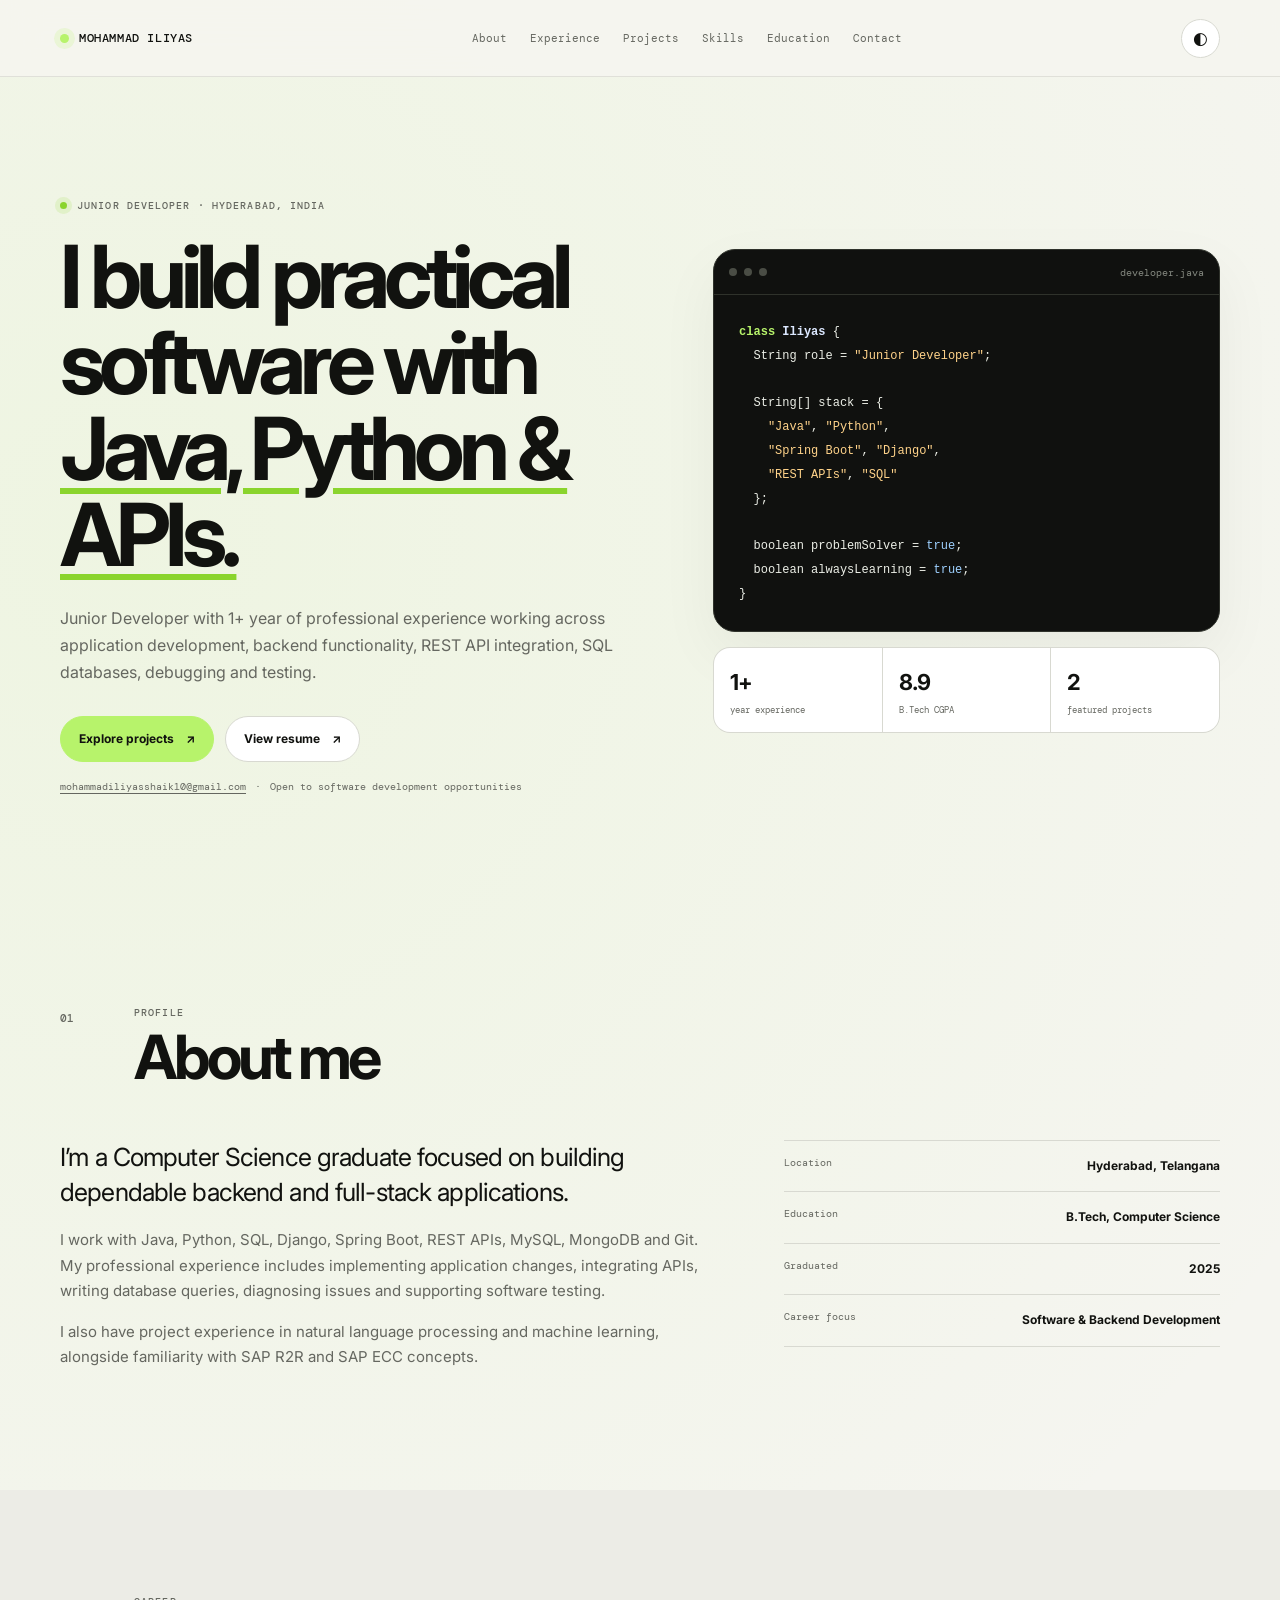
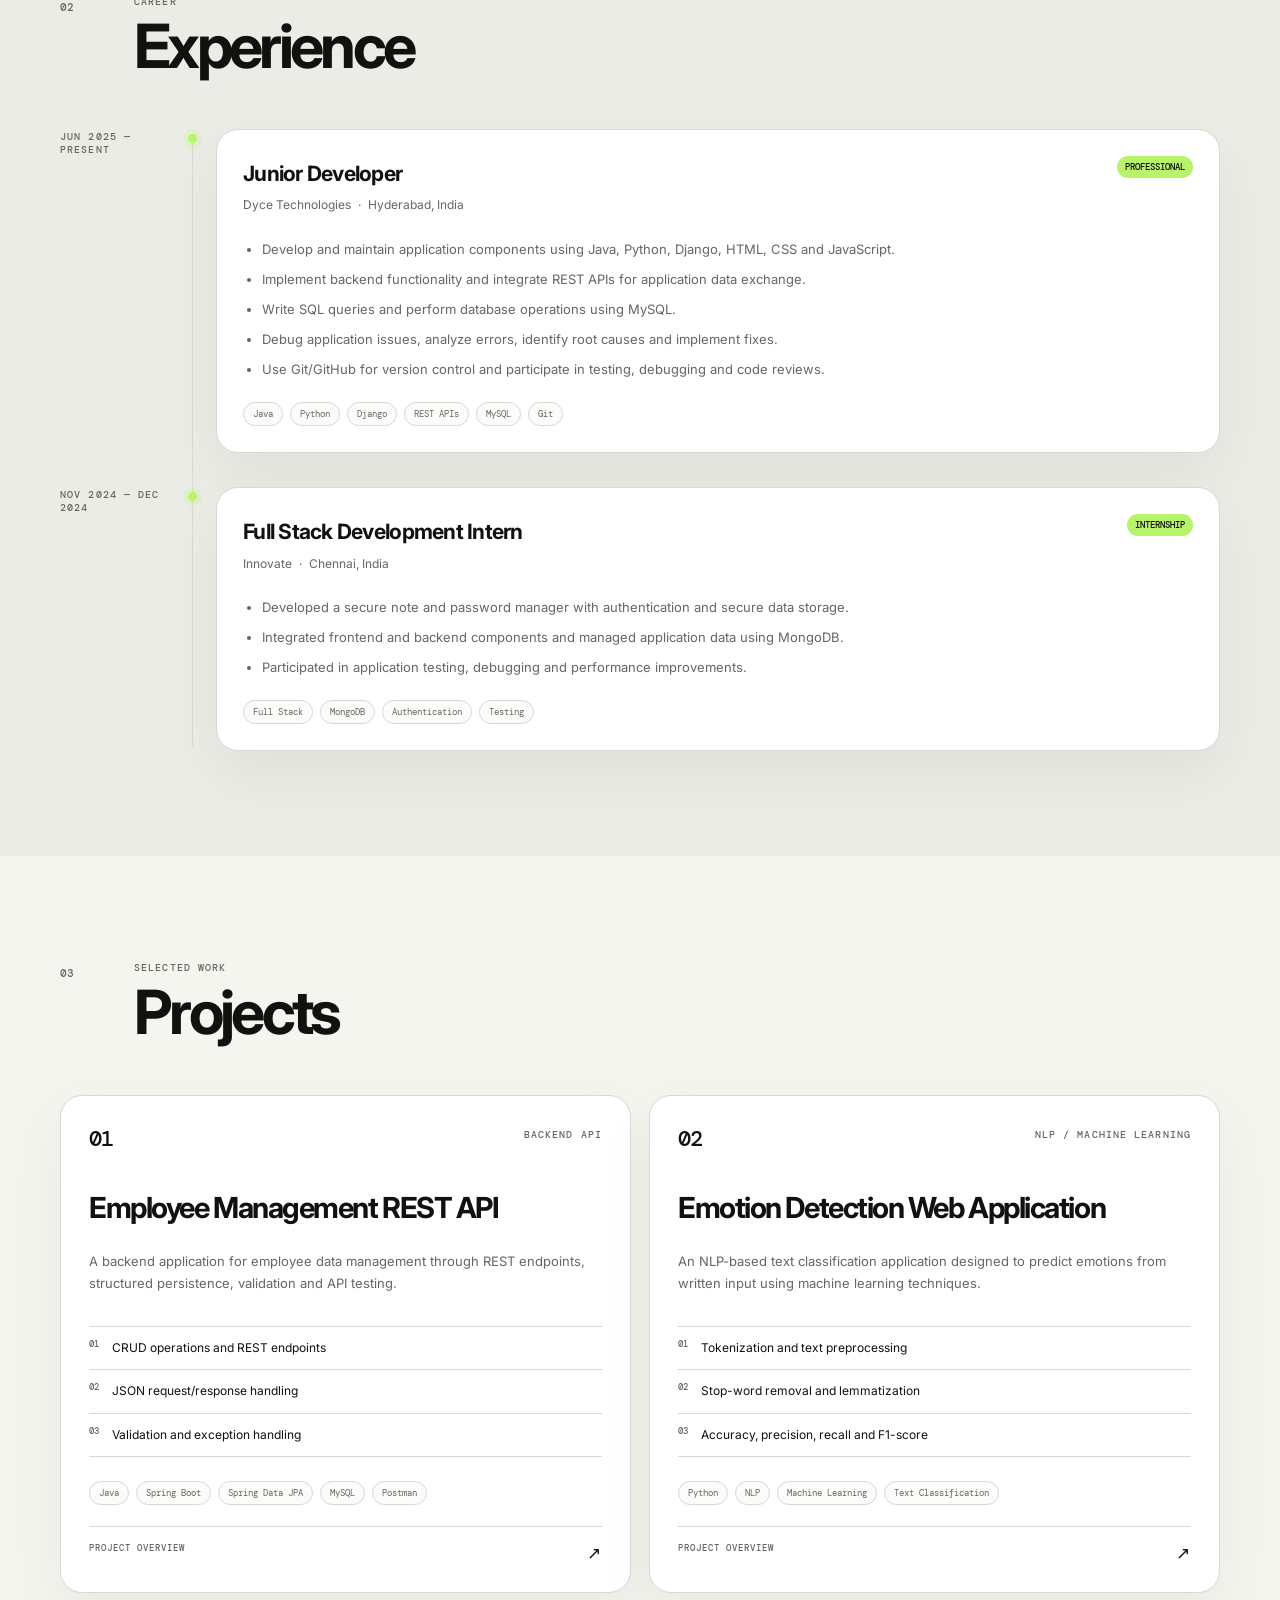
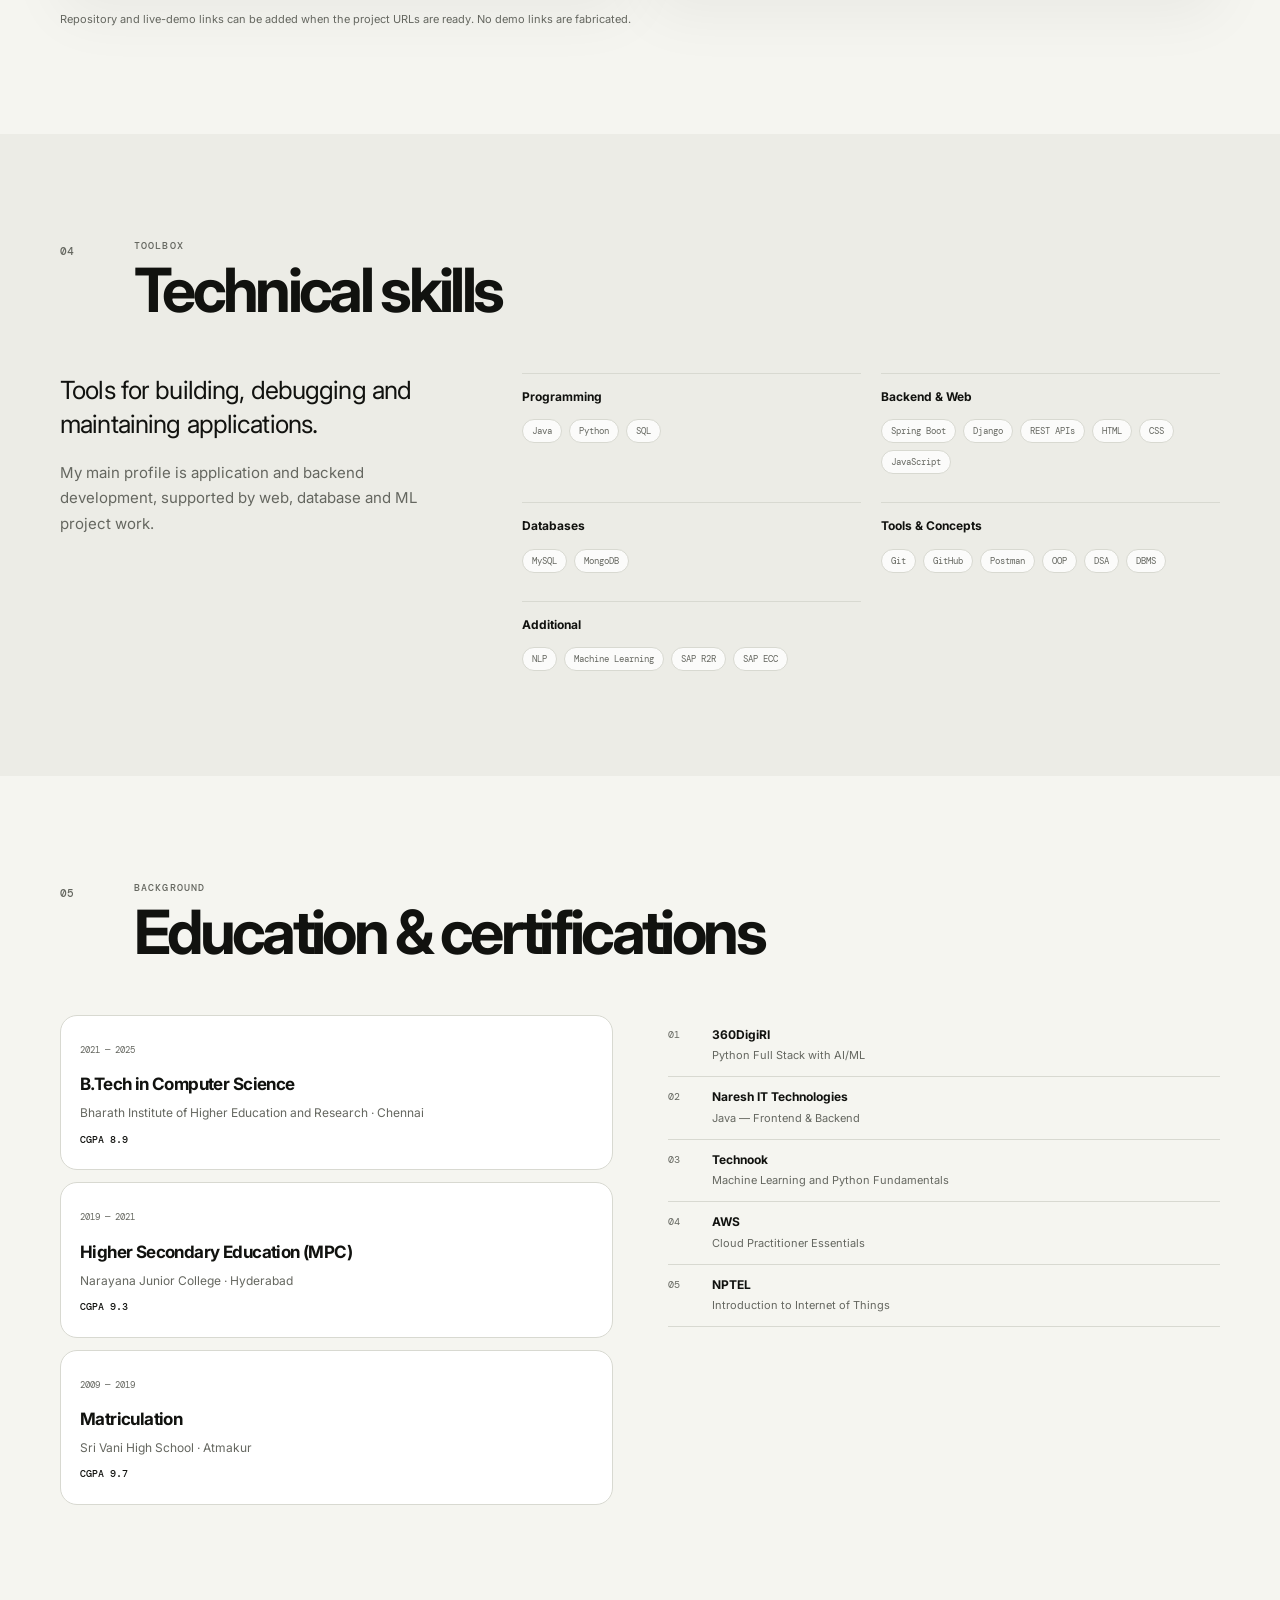
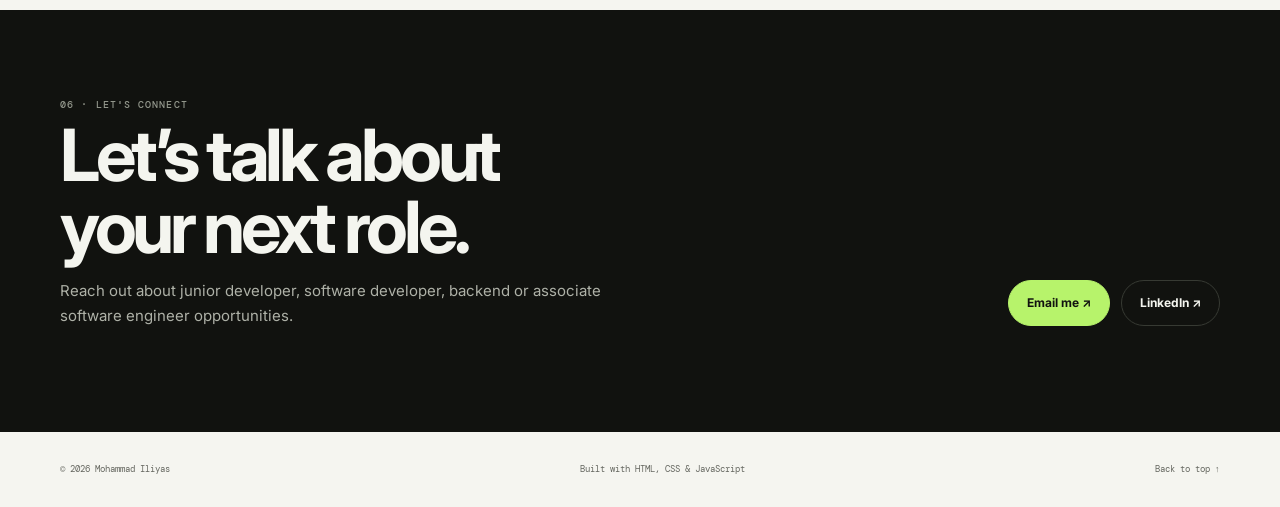
<file: index.html>
<!doctype html>
<html lang="en">
<head>
  <meta charset="utf-8">
  <meta name="viewport" content="width=device-width,initial-scale=1">
  <meta name="description" content="Mohammad Iliyas — Junior Developer building practical software with Java, Python, REST APIs and SQL.">
  <meta name="theme-color" content="#f5f5f0">
  <title>Mohammad Iliyas | Junior Developer</title>
  <link rel="stylesheet" href="style.css">
  <script>document.documentElement.dataset.theme=localStorage.getItem('theme')||'light'</script>
</head>
<body>
  <div class="progress" id="progress"></div>
  <header class="site-header">
    <nav class="nav wrap">
      <a class="brand" href="#home"><i></i> MOHAMMAD ILIYAS</a>
      <button class="menu-toggle" id="menuToggle" aria-label="Toggle menu" aria-expanded="false">☰</button>
      <div class="nav-links" id="navLinks">
        <a href="#about">About</a><a href="#experience">Experience</a><a href="#projects">Projects</a><a href="#skills">Skills</a><a href="#education">Education</a><a href="#contact">Contact</a>
      </div>
      <button class="theme-toggle" id="themeToggle" aria-label="Toggle light or dark theme">◐</button>
    </nav>
  </header>

  <main>
    <section class="hero wrap" id="home">
      <div class="hero-copy reveal">
        <p class="eyebrow"><span class="pulse"></span> JUNIOR DEVELOPER · HYDERABAD, INDIA</p>
        <h1>I build practical software with <em>Java, Python &amp; APIs.</em></h1>
        <p class="lead">Junior Developer with 1+ year of professional experience working across application development, backend functionality, REST API integration, SQL databases, debugging and testing.</p>
        <div class="actions"><a class="button primary" href="#projects">Explore projects <span>↗</span></a><a class="button secondary" href="resume.html" target="_blank" rel="noopener">View resume <span>↗</span></a></div>
        <div class="contact-line"><a href="mailto:mohammadiliyasshaik10@gmail.com">mohammadiliyasshaik10@gmail.com</a><span>·</span><span>Open to software development opportunities</span></div>
      </div>
      <div class="hero-visual reveal">
        <div class="code-card">
          <div class="code-bar"><span></span><span></span><span></span><small>developer.java</small></div>
          <pre><code><b>class</b> <strong>Iliyas</strong> {
  String role = <i>"Junior Developer"</i>;

  String[] stack = {
    <i>"Java"</i>, <i>"Python"</i>,
    <i>"Spring Boot"</i>, <i>"Django"</i>,
    <i>"REST APIs"</i>, <i>"SQL"</i>
  };

  boolean problemSolver = <u>true</u>;
  boolean alwaysLearning = <u>true</u>;
}</code></pre>
        </div>
        <div class="metrics"><div><b>1+</b><span>year experience</span></div><div><b>8.9</b><span>B.Tech CGPA</span></div><div><b>2</b><span>featured projects</span></div></div>
      </div>
    </section>

    <section class="section wrap" id="about">
      <div class="heading reveal"><span>01</span><div><p class="kicker">PROFILE</p><h2>About me</h2></div></div>
      <div class="two-col">
        <div class="about-text reveal">
          <p class="big-copy">I’m a Computer Science graduate focused on building dependable backend and full-stack applications.</p>
          <p>I work with Java, Python, SQL, Django, Spring Boot, REST APIs, MySQL, MongoDB and Git. My professional experience includes implementing application changes, integrating APIs, writing database queries, diagnosing issues and supporting software testing.</p>
          <p>I also have project experience in natural language processing and machine learning, alongside familiarity with SAP R2R and SAP ECC concepts.</p>
        </div>
        <div class="facts reveal">
          <div><span>Location</span><b>Hyderabad, Telangana</b></div>
          <div><span>Education</span><b>B.Tech, Computer Science</b></div>
          <div><span>Graduated</span><b>2025</b></div>
          <div><span>Career focus</span><b>Software &amp; Backend Development</b></div>
        </div>
      </div>
    </section>

    <section class="section shaded" id="experience">
      <div class="wrap">
        <div class="heading reveal"><span>02</span><div><p class="kicker">CAREER</p><h2>Experience</h2></div></div>
        <div class="timeline">
          <article class="job reveal"><div class="job-date">JUN 2025 — PRESENT</div><div class="job-card">
            <div class="job-heading"><div><h3>Junior Developer</h3><p>Dyce Technologies <span>·</span> Hyderabad, India</p></div><label>PROFESSIONAL</label></div>
            <ul><li>Develop and maintain application components using Java, Python, Django, HTML, CSS and JavaScript.</li><li>Implement backend functionality and integrate REST APIs for application data exchange.</li><li>Write SQL queries and perform database operations using MySQL.</li><li>Debug application issues, analyze errors, identify root causes and implement fixes.</li><li>Use Git/GitHub for version control and participate in testing, debugging and code reviews.</li></ul>
            <div class="pills"><span>Java</span><span>Python</span><span>Django</span><span>REST APIs</span><span>MySQL</span><span>Git</span></div>
          </div></article>
          <article class="job reveal"><div class="job-date">NOV 2024 — DEC 2024</div><div class="job-card">
            <div class="job-heading"><div><h3>Full Stack Development Intern</h3><p>Innovate <span>·</span> Chennai, India</p></div><label>INTERNSHIP</label></div>
            <ul><li>Developed a secure note and password manager with authentication and secure data storage.</li><li>Integrated frontend and backend components and managed application data using MongoDB.</li><li>Participated in application testing, debugging and performance improvements.</li></ul>
            <div class="pills"><span>Full Stack</span><span>MongoDB</span><span>Authentication</span><span>Testing</span></div>
          </div></article>
        </div>
      </div>
    </section>

    <section class="section wrap" id="projects">
      <div class="heading reveal"><span>03</span><div><p class="kicker">SELECTED WORK</p><h2>Projects</h2></div></div>
      <div class="project-grid">
        <article class="project-card reveal"><div class="project-top"><span class="project-number">01</span><span class="kicker">BACKEND API</span></div><h3>Employee Management REST API</h3><p>A backend application for employee data management through REST endpoints, structured persistence, validation and API testing.</p><div class="feature-list"><div><span>01</span> CRUD operations and REST endpoints</div><div><span>02</span> JSON request/response handling</div><div><span>03</span> Validation and exception handling</div></div><div class="pills"><span>Java</span><span>Spring Boot</span><span>Spring Data JPA</span><span>MySQL</span><span>Postman</span></div><div class="project-foot">PROJECT OVERVIEW <span>↗</span></div></article>
        <article class="project-card reveal"><div class="project-top"><span class="project-number">02</span><span class="kicker">NLP / MACHINE LEARNING</span></div><h3>Emotion Detection Web Application</h3><p>An NLP-based text classification application designed to predict emotions from written input using machine learning techniques.</p><div class="feature-list"><div><span>01</span> Tokenization and text preprocessing</div><div><span>02</span> Stop-word removal and lemmatization</div><div><span>03</span> Accuracy, precision, recall and F1-score</div></div><div class="pills"><span>Python</span><span>NLP</span><span>Machine Learning</span><span>Text Classification</span></div><div class="project-foot">PROJECT OVERVIEW <span>↗</span></div></article>
      </div>
      <p class="section-note reveal">Repository and live-demo links can be added when the project URLs are ready. No demo links are fabricated.</p>
    </section>

    <section class="section shaded" id="skills">
      <div class="wrap">
        <div class="heading reveal"><span>04</span><div><p class="kicker">TOOLBOX</p><h2>Technical skills</h2></div></div>
        <div class="skills-layout"><div class="skill-intro reveal"><p class="big-copy">Tools for building, debugging and maintaining applications.</p><p>My main profile is application and backend development, supported by web, database and ML project work.</p></div>
          <div class="skill-groups reveal">
            <div class="skill"><h3>Programming</h3><div class="pills"><span>Java</span><span>Python</span><span>SQL</span></div></div>
            <div class="skill"><h3>Backend &amp; Web</h3><div class="pills"><span>Spring Boot</span><span>Django</span><span>REST APIs</span><span>HTML</span><span>CSS</span><span>JavaScript</span></div></div>
            <div class="skill"><h3>Databases</h3><div class="pills"><span>MySQL</span><span>MongoDB</span></div></div>
            <div class="skill"><h3>Tools &amp; Concepts</h3><div class="pills"><span>Git</span><span>GitHub</span><span>Postman</span><span>OOP</span><span>DSA</span><span>DBMS</span></div></div>
            <div class="skill"><h3>Additional</h3><div class="pills"><span>NLP</span><span>Machine Learning</span><span>SAP R2R</span><span>SAP ECC</span></div></div>
          </div>
        </div>
      </div>
    </section>

    <section class="section wrap" id="education">
      <div class="heading reveal"><span>05</span><div><p class="kicker">BACKGROUND</p><h2>Education &amp; certifications</h2></div></div>
      <div class="education-grid"><div class="education-list reveal">
        <article class="edu"><small>2021 — 2025</small><h3>B.Tech in Computer Science</h3><p>Bharath Institute of Higher Education and Research · Chennai</p><b>CGPA 8.9</b></article>
        <article class="edu"><small>2019 — 2021</small><h3>Higher Secondary Education (MPC)</h3><p>Narayana Junior College · Hyderabad</p><b>CGPA 9.3</b></article>
        <article class="edu"><small>2009 — 2019</small><h3>Matriculation</h3><p>Sri Vani High School · Atmakur</p><b>CGPA 9.7</b></article>
      </div><div class="certs reveal">
        <div><span>01</span><p><b>360DigiRI</b><small>Python Full Stack with AI/ML</small></p></div>
        <div><span>02</span><p><b>Naresh IT Technologies</b><small>Java — Frontend &amp; Backend</small></p></div>
        <div><span>03</span><p><b>Technook</b><small>Machine Learning and Python Fundamentals</small></p></div>
        <div><span>04</span><p><b>AWS</b><small>Cloud Practitioner Essentials</small></p></div>
        <div><span>05</span><p><b>NPTEL</b><small>Introduction to Internet of Things</small></p></div>
      </div></div>
    </section>

    <section class="contact-section" id="contact"><div class="wrap contact-inner reveal"><div><p class="kicker">06 · LET'S CONNECT</p><h2>Let’s talk about<br>your next role.</h2><p>Reach out about junior developer, software developer, backend or associate software engineer opportunities.</p></div><div class="actions"><a class="button primary" href="mailto:mohammadiliyasshaik10@gmail.com">Email me ↗</a><a class="button light-outline" href="https://www.linkedin.com/in/mohammad-iliyas-034110235" target="_blank" rel="noopener">LinkedIn ↗</a></div></div></section>
  </main>
  <footer class="footer wrap"><span>© <span id="year"></span> Mohammad Iliyas</span><span>Built with HTML, CSS &amp; JavaScript</span><a href="#home">Back to top ↑</a></footer>
  <script src="script.js"></script>
</body>
</html>
</file>
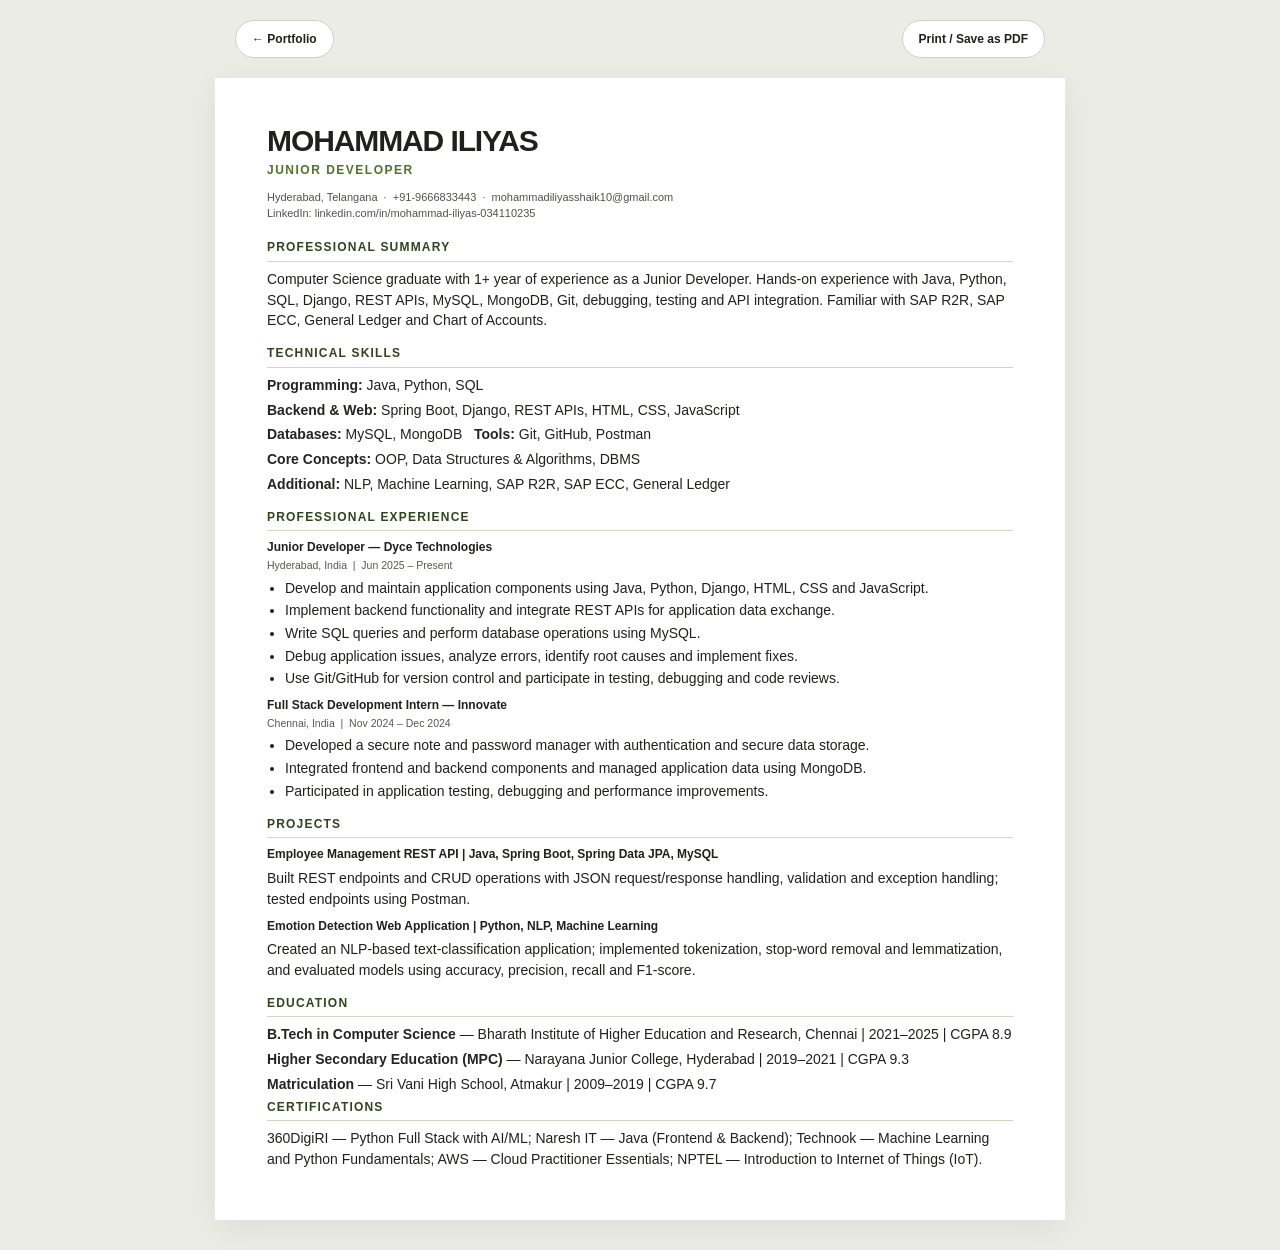
<file: resume.html>
<!doctype html>
<html lang="en">
<head>
<meta charset="utf-8"><meta name="viewport" content="width=device-width,initial-scale=1">
<title>Mohammad Iliyas — Resume</title>
<style>
:root{color-scheme:light}*{box-sizing:border-box}body{margin:0;background:#ecece6;color:#20211d;font:14px/1.48 Arial,Helvetica,sans-serif}.toolbar{max-width:850px;margin:20px auto;display:flex;justify-content:space-between;align-items:center;gap:12px;padding:0 20px}.toolbar a,.toolbar button{font:600 12px Arial,sans-serif;border:1px solid #cfd0c7;border-radius:999px;padding:11px 16px;background:#fff;color:#20211d;text-decoration:none;cursor:pointer}.sheet{max-width:850px;min-height:1100px;margin:0 auto 30px;background:#fff;padding:46px 52px;box-shadow:0 8px 32px #0001}.name{font-size:30px;letter-spacing:-1.1px;line-height:1.1;margin:0 0 5px}.role{color:#4e7525;font-size:12px;font-weight:700;letter-spacing:1.5px;margin:0 0 9px}.contact{font-size:11px;color:#50534a;margin:0 0 18px}.section{margin-top:14px}.section h2{font-size:12px;text-transform:uppercase;letter-spacing:1.2px;color:#30451b;border-bottom:1px solid #cdd7c1;padding-bottom:4px;margin:0 0 7px}.section p{margin:4px 0}.job{margin:8px 0}.job h3{font-size:12px;margin:0}.meta{font-size:10.5px;color:#55584f;margin:1px 0 3px!important}.section ul{margin:4px 0;padding-left:18px}.section li{margin:2px 0}.skills strong,.edu strong{color:#24251f}.muted{color:#5d6057}.certs{margin:0}
@media(max-width:600px){.sheet{padding:28px 23px;margin:0 0 20px;min-height:0}.name{font-size:25px}.toolbar{padding:0 12px}.contact{overflow-wrap:anywhere}}
@media print{body{background:#fff;font-size:10pt}.toolbar{display:none}.sheet{box-shadow:none;margin:0;max-width:none;min-height:0;padding:0}.section{margin-top:10px}.section h2{break-after:avoid}.job{break-inside:avoid}@page{size:A4;margin:14mm}}
</style>
</head>
<body>
<div class="toolbar"><a href="index.html">← Portfolio</a><button onclick="window.print()">Print / Save as PDF</button></div>
<main class="sheet">
<h1 class="name">MOHAMMAD ILIYAS</h1><p class="role">JUNIOR DEVELOPER</p>
<p class="contact">Hyderabad, Telangana &nbsp;·&nbsp; +91-9666833443 &nbsp;·&nbsp; mohammadiliyasshaik10@gmail.com<br>LinkedIn: linkedin.com/in/mohammad-iliyas-034110235</p>
<section class="section"><h2>Professional Summary</h2><p>Computer Science graduate with 1+ year of experience as a Junior Developer. Hands-on experience with Java, Python, SQL, Django, REST APIs, MySQL, MongoDB, Git, debugging, testing and API integration. Familiar with SAP R2R, SAP ECC, General Ledger and Chart of Accounts.</p></section>
<section class="section skills"><h2>Technical Skills</h2><p><strong>Programming:</strong> Java, Python, SQL</p><p><strong>Backend &amp; Web:</strong> Spring Boot, Django, REST APIs, HTML, CSS, JavaScript</p><p><strong>Databases:</strong> MySQL, MongoDB &nbsp; <strong>Tools:</strong> Git, GitHub, Postman</p><p><strong>Core Concepts:</strong> OOP, Data Structures &amp; Algorithms, DBMS</p><p><strong>Additional:</strong> NLP, Machine Learning, SAP R2R, SAP ECC, General Ledger</p></section>
<section class="section"><h2>Professional Experience</h2>
<div class="job"><h3>Junior Developer — Dyce Technologies</h3><p class="meta">Hyderabad, India &nbsp;|&nbsp; Jun 2025 – Present</p><ul><li>Develop and maintain application components using Java, Python, Django, HTML, CSS and JavaScript.</li><li>Implement backend functionality and integrate REST APIs for application data exchange.</li><li>Write SQL queries and perform database operations using MySQL.</li><li>Debug application issues, analyze errors, identify root causes and implement fixes.</li><li>Use Git/GitHub for version control and participate in testing, debugging and code reviews.</li></ul></div>
<div class="job"><h3>Full Stack Development Intern — Innovate</h3><p class="meta">Chennai, India &nbsp;|&nbsp; Nov 2024 – Dec 2024</p><ul><li>Developed a secure note and password manager with authentication and secure data storage.</li><li>Integrated frontend and backend components and managed application data using MongoDB.</li><li>Participated in application testing, debugging and performance improvements.</li></ul></div>
</section>
<section class="section"><h2>Projects</h2><div class="job"><h3>Employee Management REST API | Java, Spring Boot, Spring Data JPA, MySQL</h3><p>Built REST endpoints and CRUD operations with JSON request/response handling, validation and exception handling; tested endpoints using Postman.</p></div><div class="job"><h3>Emotion Detection Web Application | Python, NLP, Machine Learning</h3><p>Created an NLP-based text-classification application; implemented tokenization, stop-word removal and lemmatization, and evaluated models using accuracy, precision, recall and F1-score.</p></div></section>
<section class="section edu"><h2>Education</h2><p><strong>B.Tech in Computer Science</strong> — Bharath Institute of Higher Education and Research, Chennai | 2021–2025 | CGPA 8.9</p><p><strong>Higher Secondary Education (MPC)</strong> — Narayana Junior College, Hyderabad | 2019–2021 | CGPA 9.3</p><p><strong>Matriculation</strong> — Sri Vani High School, Atmakur | 2009–2019 | CGPA 9.7</p></section>
<section class="section certs"><h2>Certifications</h2><p>360DigiRI — Python Full Stack with AI/ML; Naresh IT — Java (Frontend &amp; Backend); Technook — Machine Learning and Python Fundamentals; AWS — Cloud Practitioner Essentials; NPTEL — Introduction to Internet of Things (IoT).</p></section>
</main>
</body>
</html>
</file>
<file: style.css>
@import url('https://fonts.googleapis.com/css2?family=DM+Mono:wght@400;500&family=Inter:wght@400;500;600;700;800&display=swap');
:root{--bg:#f5f5f0;--surface:#fff;--surface2:#ecece6;--text:#11120f;--muted:#656760;--line:#d8d9d1;--accent:#b7f36b;--accent2:#8ad42d;--shadow:0 22px 60px #11120f0d;--radius:22px}
html[data-theme=dark]{--bg:#0f100e;--surface:#171914;--surface2:#20221c;--text:#f2f3ed;--muted:#a5a79e;--line:#32352d;--shadow:0 22px 60px #0005}
*{box-sizing:border-box}html{scroll-behavior:smooth;scroll-padding-top:90px}body{margin:0;background:radial-gradient(circle at 10% 10%,#b7f36b1c,transparent 28%),var(--bg);color:var(--text);font:400 15px/1.7 Inter,system-ui,sans-serif}a{color:inherit;text-decoration:none}.wrap{width:min(1160px,calc(100% - 40px));margin:auto}.progress{position:fixed;z-index:1000;left:0;top:0;width:0;height:3px;background:var(--accent)}.site-header{position:sticky;top:0;z-index:99;background:color-mix(in srgb,var(--bg) 88%,transparent);backdrop-filter:blur(18px);border-bottom:1px solid color-mix(in srgb,var(--line) 75%,transparent)}.nav{height:76px;display:flex;align-items:center;justify-content:space-between;gap:22px}.brand{display:flex;align-items:center;gap:10px;font:500 12px 'DM Mono',monospace;letter-spacing:.05em;white-space:nowrap}.brand i{width:9px;height:9px;border-radius:50%;background:var(--accent);box-shadow:0 0 0 6px #b7f36b30}.nav-links{display:flex;gap:23px;color:var(--muted);font:400 11px 'DM Mono',monospace}.nav-links a:hover{color:var(--text)}.theme-toggle,.menu-toggle{height:39px;min-width:39px;border:1px solid var(--line);border-radius:50%;background:var(--surface);color:var(--text);cursor:pointer;font-size:17px}.menu-toggle{display:none;border-radius:10px}.hero{min-height:calc(100vh - 76px);display:grid;grid-template-columns:1.08fr .92fr;align-items:center;gap:58px;padding:82px 0 78px}.eyebrow,.kicker,.job-date,.project-top,.project-foot{font:500 10px 'DM Mono',monospace;letter-spacing:.11em;text-transform:uppercase}.eyebrow{color:var(--muted);display:flex;align-items:center;gap:10px}.pulse{width:7px;height:7px;border-radius:50%;background:var(--accent2);box-shadow:0 0 0 5px #8ad42d26}.hero h1{font-size:clamp(50px,6.8vw,88px);line-height:.99;letter-spacing:-.068em;margin:22px 0 26px;max-width:760px}.hero h1 em{font-style:normal;text-decoration:underline;text-decoration-thickness:.065em;text-underline-offset:.09em;text-decoration-color:var(--accent2)}.lead{font-size:16px;color:var(--muted);max-width:620px}.actions{display:flex;gap:11px;flex-wrap:wrap;margin:30px 0 18px}.button{display:inline-flex;align-items:center;gap:12px;min-height:46px;padding:0 18px;border:1px solid var(--line);border-radius:999px;font-size:12px;font-weight:700;transition:transform .2s,background .2s}.button:hover{transform:translateY(-2px)}.primary{background:var(--accent);color:#11120f;border-color:var(--accent)}.secondary{background:var(--surface)}.contact-line{display:flex;flex-wrap:wrap;gap:9px;color:var(--muted);font:400 10px 'DM Mono',monospace}.contact-line a{text-decoration:underline;text-underline-offset:3px}.code-card{background:#10110f;color:#ecefe7;border:1px solid #2f322b;border-radius:var(--radius);overflow:hidden;box-shadow:var(--shadow)}.code-bar{height:45px;display:flex;align-items:center;gap:7px;padding:0 15px;border-bottom:1px solid #2f322b}.code-bar>span{width:8px;height:8px;border-radius:50%;background:#4a4d45}.code-bar small{margin-left:auto;color:#858980;font:400 10px 'DM Mono',monospace}.code-card pre{overflow:auto;margin:0;padding:25px;font:500 12px/1.9 'DM Mono',monospace}.code-card code b{color:#b7f36b}.code-card code strong{color:#dce8ff}.code-card code i{font-style:normal;color:#ffd38a}.code-card code u{color:#9ed1ff;text-decoration:none}.metrics{display:grid;grid-template-columns:repeat(3,1fr);gap:1px;background:var(--line);border:1px solid var(--line);border-radius:17px;overflow:hidden;margin-top:15px}.metrics div{display:grid;gap:3px;background:var(--surface);padding:16px}.metrics b{font-size:22px;letter-spacing:-.04em}.metrics span{font:400 9px 'DM Mono',monospace;color:var(--muted)}.section{padding:105px 0}.shaded{background:var(--surface2)}.heading{display:grid;grid-template-columns:56px 1fr;gap:18px;margin-bottom:52px}.heading>span{font:500 11px 'DM Mono',monospace;color:var(--muted);padding-top:5px}.kicker{color:var(--muted);margin:0 0 8px}.heading h2{font-size:clamp(38px,5vw,61px);line-height:1;letter-spacing:-.06em;margin:0}.two-col{display:grid;grid-template-columns:1.2fr .8fr;gap:70px}.big-copy{font-size:25px;line-height:1.38;letter-spacing:-.035em;margin:0 0 18px}.about-text p:not(.big-copy){color:var(--muted);max-width:710px}.facts{border-top:1px solid var(--line)}.facts div{display:flex;justify-content:space-between;gap:18px;padding:15px 0;border-bottom:1px solid var(--line)}.facts span{color:var(--muted);font:400 10px 'DM Mono',monospace}.facts b{text-align:right;font-size:12px}.timeline{position:relative}.timeline:before{content:'';position:absolute;left:132px;top:4px;bottom:5px;width:1px;background:var(--line)}.job{display:grid;grid-template-columns:108px 1fr;gap:48px;position:relative;padding-bottom:34px}.job:last-child{padding-bottom:0}.job:after{content:'';position:absolute;left:128px;top:5px;width:9px;height:9px;border-radius:50%;background:var(--accent);box-shadow:0 0 0 5px #b7f36b35}.job-date{color:var(--muted);padding-top:1px}.job-card{background:var(--surface);border:1px solid var(--line);border-radius:var(--radius);padding:26px;box-shadow:var(--shadow)}.job-heading{display:flex;justify-content:space-between;gap:18px}.job-heading h3,.edu h3{margin:0 0 4px;font-size:21px;letter-spacing:-.035em}.job-heading p,.edu p{color:var(--muted);margin:0;font-size:12px}.job-heading p span{padding:0 4px}.job-heading label{align-self:flex-start;white-space:nowrap;background:var(--accent);color:#11120f;padding:5px 8px;border-radius:999px;font:500 9px 'DM Mono',monospace}.job-card ul{padding-left:19px;margin:22px 0;color:var(--muted);font-size:13px}.job-card li+li{margin-top:8px}.pills{display:flex;flex-wrap:wrap;gap:7px}.pills span{padding:5px 9px;border:1px solid var(--line);border-radius:999px;background:color-mix(in srgb,var(--surface) 78%,var(--surface2));color:var(--muted);font:400 9px 'DM Mono',monospace}.project-grid{display:grid;grid-template-columns:repeat(2,1fr);gap:18px}.project-card{display:flex;flex-direction:column;min-height:485px;padding:28px;background:var(--surface);border:1px solid var(--line);border-radius:var(--radius);box-shadow:var(--shadow);transition:transform .25s}.project-card:hover{transform:translateY(-5px)}.project-top{display:flex;justify-content:space-between;align-items:center;color:var(--muted)}.project-number{font-size:22px;color:var(--text);letter-spacing:-.04em}.project-card h3{font-size:29px;line-height:1.15;letter-spacing:-.05em;margin:38px 0 12px}.project-card>p{color:var(--muted);font-size:13px}.feature-list{border-top:1px solid var(--line);margin:19px 0 24px}.feature-list div{display:flex;gap:13px;padding:11px 0;border-bottom:1px solid var(--line);font-size:12px}.feature-list span{font:500 9px 'DM Mono',monospace;color:var(--muted)}.project-foot{display:flex;justify-content:space-between;border-top:1px solid var(--line);padding-top:15px;margin-top:21px;color:var(--muted);font-size:9px}.project-foot span{color:var(--text);font-size:17px}.section-note{font-size:11px;color:var(--muted);margin:17px 0 0}.skills-layout{display:grid;grid-template-columns:.72fr 1.28fr;gap:70px}.skill-intro>p:last-child{color:var(--muted);max-width:420px}.skill-groups{display:grid;grid-template-columns:repeat(2,1fr);gap:28px 20px}.skill{border-top:1px solid var(--line);padding-top:13px}.skill h3{font-size:12px;margin:0 0 12px}.education-grid{display:grid;grid-template-columns:1fr 1fr;gap:55px}.education-list{display:grid;gap:12px}.edu{padding:19px;border:1px solid var(--line);background:var(--surface);border-radius:17px}.edu small,.certs small{color:var(--muted);font:400 9px 'DM Mono',monospace}.edu h3{font-size:17px;margin-top:10px}.edu b{display:inline-block;margin-top:9px;font:500 10px 'DM Mono',monospace}.certs{display:grid;align-content:start}.certs>div{display:grid;grid-template-columns:32px 1fr;gap:12px;border-bottom:1px solid var(--line);padding:10px 0 14px}.certs>div>span{font:400 10px 'DM Mono',monospace;color:var(--muted);padding-top:3px}.certs p{margin:0}.certs b{display:block;font-size:12px}.certs small{display:block;margin-top:3px;font-family:Inter,sans-serif;font-size:11px}.contact-section{background:#11120f;color:#f4f5ef;padding:88px 0}.contact-inner{display:flex;justify-content:space-between;align-items:end;gap:35px}.contact-section .kicker{color:#92968b}.contact-section h2{font-size:clamp(42px,6vw,72px);line-height:1;letter-spacing:-.06em;margin:0 0 15px}.contact-section p:not(.kicker){color:#aeb1a7;max-width:570px}.light-outline{color:#f4f5ef;border-color:#373a33;background:transparent}.footer{display:flex;justify-content:space-between;align-items:center;gap:15px;min-height:75px;color:var(--muted);font:400 9px 'DM Mono',monospace}.reveal{opacity:0;transform:translateY(16px);transition:opacity .6s ease,transform .6s ease}.reveal.visible{opacity:1;transform:none}
@media(max-width:900px){.nav-links{display:none;position:absolute;top:76px;left:20px;right:20px;background:var(--surface);border:1px solid var(--line);border-radius:14px;padding:17px;box-shadow:var(--shadow);flex-direction:column;gap:14px}.nav-links.open{display:flex}.menu-toggle{display:block;margin-left:auto}.hero{grid-template-columns:1fr;padding-top:60px}.hero-visual{max-width:720px}.two-col,.skills-layout,.education-grid{grid-template-columns:1fr;gap:38px}.timeline:before{left:4px}.job{grid-template-columns:1fr;gap:10px;padding-left:25px}.job:after{left:0}.project-grid{grid-template-columns:1fr}.project-card{min-height:auto}.contact-inner{align-items:start;flex-direction:column}.contact-inner .actions{margin-bottom:0}}
@media(max-width:580px){.wrap{width:calc(100% - 28px)}.nav{height:68px}.nav-links{top:68px}.hero{min-height:auto;padding:56px 0}.hero h1{font-size:clamp(46px,13.4vw,66px)}.lead{font-size:14px}.contact-line{font-size:9px}.section{padding:72px 0}.heading{grid-template-columns:37px 1fr;gap:10px;margin-bottom:35px}.heading h2{font-size:42px}.big-copy{font-size:22px}.job-card{padding:19px}.job-heading{flex-direction:column}.job-heading label{align-self:flex-start}.project-card{padding:21px}.project-card h3{font-size:26px;margin-top:30px}.skill-groups{grid-template-columns:1fr}.metrics b{font-size:19px}.metrics div{padding:13px 10px}.metrics span{font-size:8px}.footer{flex-direction:column;justify-content:center;padding:22px 0;text-align:center}}
@media(prefers-reduced-motion:reduce){html{scroll-behavior:auto}.reveal{transition:none}.button,.project-card{transition:none}}
</file>
